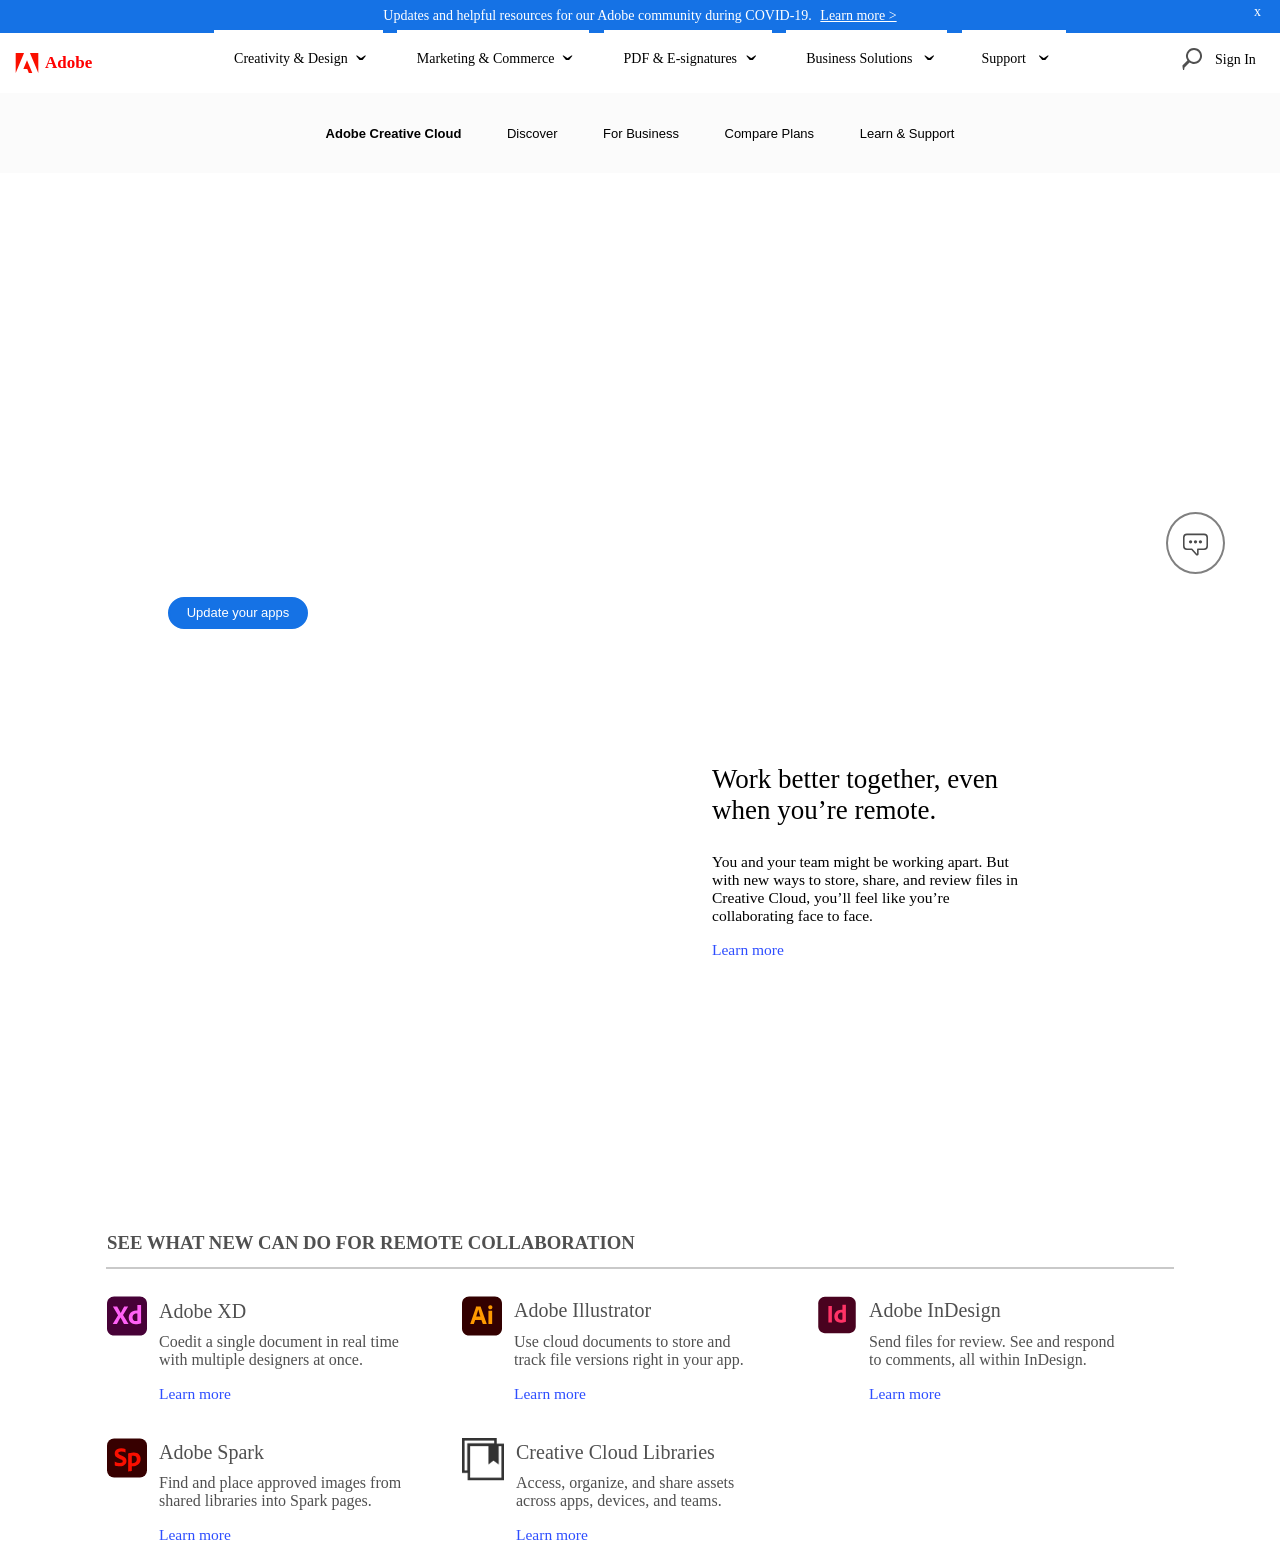
<file: index.html>
<!DOCTYPE html>
<html lang="en">
<head>
    <meta charset="UTF-8">
    <meta name="viewport" content="width=device-width, initial-scale=1.0">
    <title>Latest Creative Cloud version  |  Adobe Creative Cloud features</title>
    <link rel = "stylesheet" type = "text/css" href = "index.css" />
</head>
<body>

<header>
<div id="covidBar">
    <p>Updates and helpful resources for our Adobe community during COVID-19. <a id="covidLink" href="#">Learn more > </a></p> 
    <div id="xOut"><span id='close' onclick='this.parentNode.parentNode.parentNode.removeChild(this.parentNode.parentNode); return false;'>x</span></div>
</div>

<div id="homeBar"> 
<nav id="homeBarNav">
    <div id="AdobeHome">
        <div id="adobeHomeImage">
            <img src="assets/Adobe_Corporate_Horizontal_Red_HEX.svg" width="24px" height="20px">
        </div>
        <div id="adobeHomeText"> 
            <p>Adobe</p>
        </div>
    </div>
    <div id="optionsHomeBar">
        <div id="pseudoButtonOne"><p>Creativity & Design</p><div id="caronOne"><p>&caron;</p></div></div>
        <div id="pseudoButtonTwo"><p>Marketing & Commerce</p><div id="caronTwo"><p>&caron;</p></div></div>
        <div id="pseudoButtonThree"><p>PDF & E-signatures</p><div id="caronThree"><p>&caron;</p></div></div>
        <div id="pseudoButtonFour"><p>Business Solutions </p><div id="caronFour"><p>&caron;</p></div></div>
        <div id="pseudoButtonFive"><p>Support</p><div id="caronFive"><p>&caron;</p></div></div>
    </div>
    <div>
        <input id="menu-toggle" type="checkbox">
        <label id="menu-label" for="menu-toggle">
            <svg id="searchIcon" xmlns="http://w3.org/2000/svg/" viewBox="0 0 24 24" focusable="false">
                <path d="M14 2A8 8 0 0 0 7.4 14.5L2.4 19.4a1.5 15 0 0 0 2.1 2.1L9.5 16.6A8 8 0 1 0 14 2Zm0 14.1A6.1 6.1 0 1 1 20.1 10 6.1 6.1 0 0 1 14 16.1Z"></path>
            </svg> 
        </label>
        <div id="collapse-menu">
            <input placeholder="Search"/>
        </div>
    </div>
    <div>
        <a id="signIn" href="#" target="_blank">Sign In</a>
    </div>
</nav>
</div>

</header>

<div id="navBar">
<div id ="navBarGradient">
<nav>
    <div id="optionsNavBar">
        <a href="#" target="_blank"><button id="ButtonOne">Adobe Creative Cloud</button></a>
        <a href="#" target="_blank"><button id="ButtonTwo">Discover</button></a>
        <a href="#" target="_blank"><button id="ButtonThree">For Business</button></a>
        <a href="#" target="_blank"><button id="ButtonFour">Compare Plans</button></a>
        <a href="#" target="_blank"><button id="ButtonFive">Learn & Support</button></a>
    </div>
</nav>
</div>
</div>


<div id="chatBubble" >
    <img src="assets/cta.svg" width="25px"/>
</div>


<div class="video">
    <div id="headerVideo">
        <video autoplay loop muted width="100%">
            <source src="assets/headerpromo.mp4" type="video/mp4"/>
        </video>                
    </div>
    <div class="videoOverlay">
        <div id="overlayImage">
            <img src="assets/cc-icon-white-2.webp" />
        </div>
        <div id="videoHeading">
            <h1>What's new in Creative Cloud.</h1>
        </div>
        <div id="videoText">
            <p>Discover new ways to collaborate, create, and connect with your community from wherever you are.</p>
        </div>
    </div>
    <div class="videoButtons">
        <div id="tryItNow">
            <a href="#" target="_blank"><button id="whiteVideoButton">Try it now</button></a>
        </div>
        <div>
            <a href="#" target="_blank"><button id="updateYourApps">Update your apps</button></a>
        </div>
    </div>
</div>


<div class="centerSection">
    <div id="beatYourGoal">
        <video autoplay loop muted width="100%">
            <source src="assets/beat.mp4" type="video/mp4" />
        </video> 
    </div>
    <div class="centerText">
        <div id="centerTextHeading">
            <p>Work better together, even when you’re remote.</p>
        </div>
        <div id="centerTextPara">
            <p>You and your team might be working apart. But with new ways to store, share, and review files in Creative Cloud, you’ll feel like you’re collaborating face to face.</p>
            <a href="" target="blank" class="learnMore"><p>Learn more</a></p>
        </div>
    </div>
</div>


<div class="icons">
    <div id="iconsTitle">
        <h3>SEE WHAT NEW CAN DO FOR REMOTE COLLABORATION</h3>
    </div>
<hr />
    <div class="iconsTop">
        <div id="adobeXD">
            <div id="iconXD">
                <img src="assets/xd.svg" width=40px; height=40px />
            </div>
            <div id="textXD">
                <h4 id="XDheader">Adobe XD</h4>
                <p id="XDtext">Coedit a single document in real time with multiple designers at once.</p>
                <a href="#" target="blank" class="learnMore"><p>Learn more</p></a>
            </div>
        </div>

        <div id="adobeIllustrator">
            <div id="iconIllustrator">
                <img src="assets/illustrator.svg" width=40px; height=40px />
            </div>
            <div id="textIllustrator">
                <h4 id="IllustratorhHeader">Adobe Illustrator</h4>
                <p id="IllustratorText">Use cloud documents to store and track file versions right in your app.</p>
                <a href="#" target="blank" class="learnMore"><p>Learn more</p></a>
            </div>
        </div>

        <div id="adobeInDesign">
            <div id="iconInDesign">
                <img src="assets/indesign.svg" width=40px; height=40px />
            </div>
            <div id="textInDesign">
                <h4 id="InDesignHeader">Adobe InDesign</h4>
                <p id="InDesignText">Send files for review. See and respond to comments, all within InDesign.</p>
                <a href="#" target="blank" class="learnMore"><p>Learn more</p></a>
            </div>
        </div> 
    </div>


    <div class="iconsBottom">
        <div id="adobeSpark">
            <div id="iconSpark">
                <img src="assets/spark.svg" width=40px; height=40px />
            </div>
            <div id="textSpark">
                <h4 id="sparkHeader">Adobe Spark</h4>
                <p id="sparkText">Find and place approved images from shared libraries into Spark pages.</p>
                <a href="#" target="blank" class="learnMore"><p>Learn more</p></a>
            </div>
        </div>

        <div id="CLL">
            <div id="iconCLL">
                <img src="assets/CCLicon.png" />
            </div>
            <div id="textCLL">
                <h4 id="CLLheader">Creative Cloud Libraries</h4>
                <p id="CLLtext">Access, organize, and share assets across apps, devices, and teams.</p>
                <a href="#" target="blank" class="learnMore"><p>Learn more</p></a>
            </div>
        </div>
    </div>
</div>

</body>
</html>
</file>
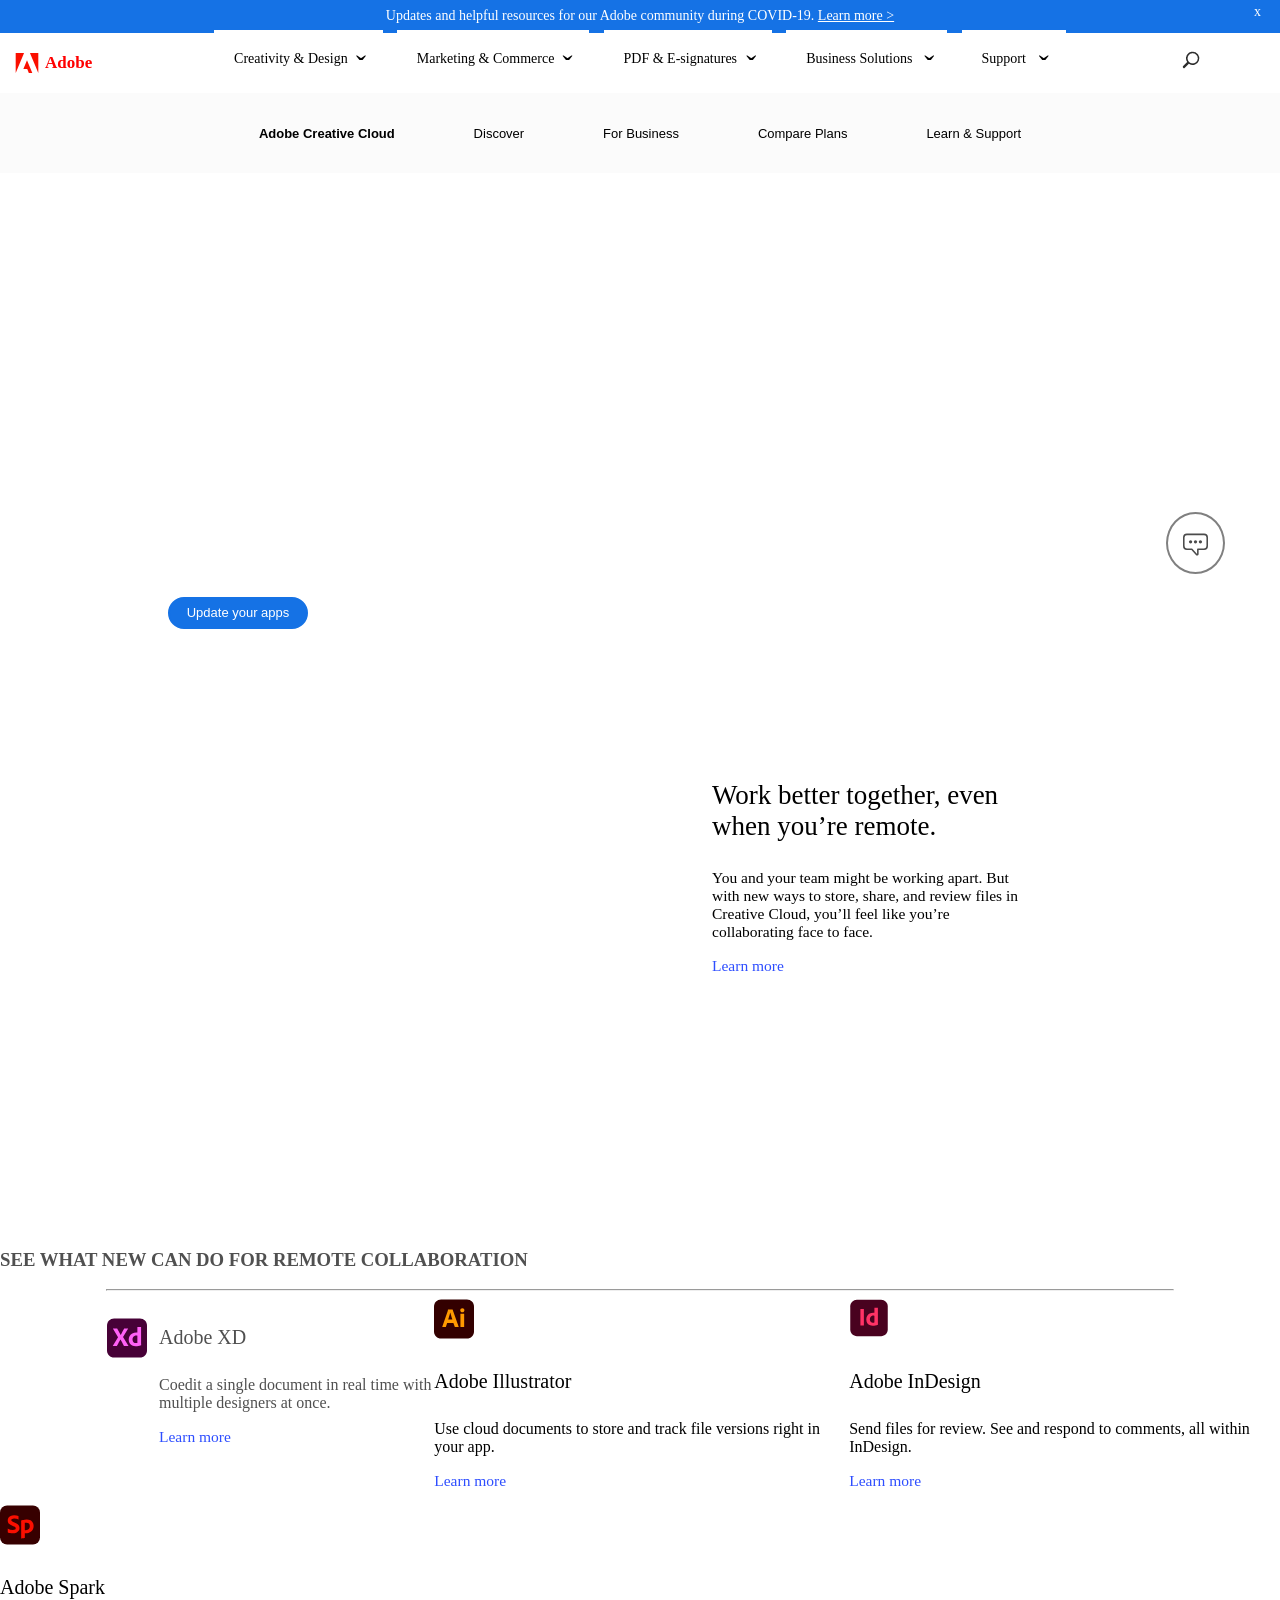
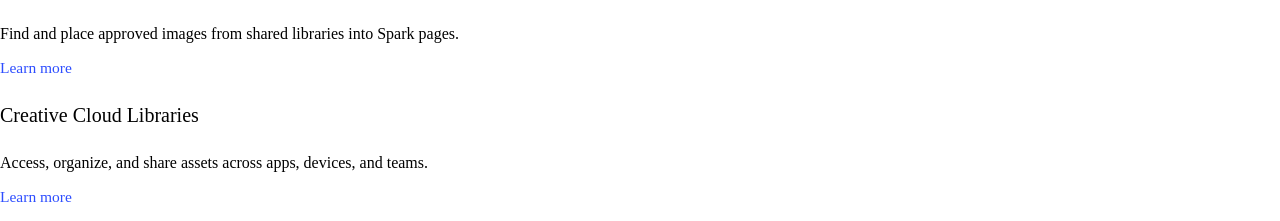
<file: staticLayout.html>
<!DOCTYPE html>
<html lang="en">
<head>
    <meta charset="UTF-8">
    <meta name="viewport" content="width=device-width, initial-scale=1.0">
    <title>Latest Creative Cloud version  |  Adobe Creative Cloud features</title>
    <link rel = "stylesheet" type = "text/css" href = "staticLayout.css" />
</head>
<body>

<header>
<div id="covidBar">
    <p>Updates and helpful resources for our Adobe community during COVID-19. <a href=https://www.adobe.com/covid-19-response.html> Learn more > </a></p> 
    <div id="xOut"><span id='close' onclick='this.parentNode.parentNode.parentNode.removeChild(this.parentNode.parentNode); return false;'>x</span></div>
</div>

<div id="homeBar"> 
<nav id="homeBarNav">
    <div id="AdobeHome">
        <div id="adobeHomeImage">
            <img src="assets/Adobe_Corporate_Horizontal_Red_HEX.svg" width="24px" height="20px">
        </div>
        <div id="adobeHomeText"> 
            <p>Adobe</p>
        </div>
    </div>
    <div id="optionsHomeBar">
        <div id="pseudoButtonOne"><p>Creativity & Design</p><div id="caronOne"><p>&caron;</p></div></div>
        <div id="pseudoButtonTwo"><p>Marketing & Commerce</p><div id="caronTwo"><p>&caron;</p></div></div>
        <div id="pseudoButtonThree"><p>PDF & E-signatures</p><div id="caronThree"><p>&caron;</p></div></div>
        <div id="pseudoButtonFour"><p>Business Solutions </p><div id="caronFour"><p>&caron;</p></div></div>
        <div id="pseudoButtonFive"><p>Support</p><div id="caronFive"><p>&caron;</p></div></div>
    </div>
    <div id="searchIcon">
        <img src="assets/Screen Shot 2020-10-13 at 11.08.48 PM.png"/>
    </div>
    <div id="signIn">
        <a href="" target="_blank">Sign In</a>
    </div>
</nav>
</div>

</header>

<div id="navBar">
<div id ="navBarGradient">
<nav>
    <div id="optionsNavBar">
        <button id="ButtonOne">Adobe Creative Cloud</button>
        <button id="ButtonTwo">Discover</button>
        <button id="ButtonThree">For Business</button>
        <button id="ButtonFour">Compare Plans</button>
        <button id="ButtonFive">Learn & Support</button>
    </div>
</nav>
</div>
</div>


<div id="chatBubble">
    <img src="assets/cta.svg" width="25px"/>
</div>


<div class="video">
    <div id="headerVideo">
        <video autoplay loop muted width="100%">
            <source src="assets/headerpromo.mp4" type="video/mp4"/>
        </video>                
    </div>
    <div class="videoOverlay">
        <div id="overlayImage">
            <img src="assets/cc-icon-white-2.webp" />
        </div>
        <div id="videoHeading">
            <h1>What's new in Creative Cloud.</h1>
        </div>
        <div id="videoText">
            <p>Discover new ways to collaborate, create, and connect with your community from wherever you are.</p>
        </div>
    </div>
    <div class="videoButtons">
        <div id="tryItNow">
            <button id="whiteVideoButton">Try it now</button>
        </div>
        <div>
            <button id="updateYourApps">Update your apps</button>
        </div>
    </div>
</div>


<div class="centerSection">
    <div id="beatYourGoal">
        <video autoplay loop muted width="100%">
            <source src="assets/beat.mp4" type="video/mp4" />
        </video> 
    </div>
    <div class="centerText">
        <div id="centerTextHeading">
            <p>Work better together, even when you’re remote.</p>
        </div>
        <div id="centerTextPara">
            <p>You and your team might be working apart. But with new ways to store, share, and review files in Creative Cloud, you’ll feel like you’re collaborating face to face.</p>
            <a href="" target="blank" class="learnMore"><p>Learn more</a></p>
        </div>
    </div>
</div>


<div class="icons">
    <div id="iconsTitle">
        <h3>SEE WHAT NEW CAN DO FOR REMOTE COLLABORATION</h3>
    </div>
<hr />
    <div class="iconsTop">
        <div id="adobeXD">
            <div id="iconXD">
                <img src="assets/xd.svg" width=40px; height=40px />
            </div>
            <div id="textXD">
                <h4 id="XDheader">Adobe XD</h4>
                <p id="XDtext">Coedit a single document in real time with multiple designers at once.</p>
                <a href="" target="blank" class="learnMore"><p>Learn more</p></a>
            </div>
        </div>

        <div id="adobeIllustrator">
            <div id="iconIllustrator">
                <img src="assets/illustrator.svg" width=40px; height=40px />
            </div>
            <div id="textIllustrator">
                <h4>Adobe Illustrator</h4>
                <p>Use cloud documents to store and track file versions right in your app.</p>
                <a href="" target="blank" class="learnMore"><p>Learn more</p></a>
            </div>
        </div>

        <div id="adobeInDesign">
            <div id="iconInDesign">
                <img src="assets/indesign.svg" width=40px; height=40px />
            </div>
            <div id="textInDesign">
                <h4>Adobe InDesign</h4>
                <p>Send files for review. See and respond to comments, all within InDesign.</p>
                <a href="" target="blank" class="learnMore"><p>Learn more</p></a>
            </div>
        </div> 
    </div>


    <div class="iconsBottom">
        <div id="adobeSpark">
            <div id="iconSpark">
                <img src="assets/spark.svg" width=40px; height=40px />
            </div>
            <div id="textSpark">
                <h4>Adobe Spark</h4>
                <p>Find and place approved images from shared libraries into Spark pages.</p>
                <a href="" target="blank" class="learnMore"><p>Learn more</p></a>
            </div>
        </div>

        <div id="CLL">
            <div id="iconCLL">

            </div>
            <div id="textCLL">
                <h4>Creative Cloud Libraries</h4>
                <p>Access, organize, and share assets across apps, devices, and teams.</p>
                <a href="" target="blank" class="learnMore"><p>Learn more</p></a>
            </div>
        </div>
    </div>
</div>

</body>
</html>
</file>
<file: index.css>
@font-face {
    font-family: 'pt_sansregular';
    src: url('PTS55F-webfont.eot');
    src: url('PTS55F-webfont.eot?#iefix') format('embedded-opentype'),
        url('PTS55F-webfont.woff2') format('woff2'),
        url('PTS55F-webfont.woff') format('woff'),
        url('PTS55F-webfont.ttf') format('truetype'),
        url('PTS55F-webfont.svg#pt_sansregular') format('svg');
    font-weight: normal;
    font-style: normal;
}

body{
    font-family: "PT Sans";
    margin: -7px 0 0 0;
    padding: 0;
}

button { 
    background-color: transparent;
}


header{
    position: relative;
    z-index: 100;
}


#covidBar {
    padding: 1px 0 9px 0;
    margin: 0;
    width:100%;
    height: 30px;
    background-color: RGB(21, 114, 229);
    font-size: 14px;
    color: white;
    position: relative;
    text-align: center;
    z-index: 0;
}

#covidLink {
    color: white;
    margin-left: 5px;
}

#xOut {
    width: 15px;
    height: 15px;
    position: relative;
    bottom: 34px;
    left: 1250px;
    z-index: 1;
    cursor: pointer;
}

#homeBar {
    background-color: white;
    width: 100%;
    height: 60px;
    position: relative;
}

#homeBarNav {
    height: 60px;
}

#adobeHomeImage {
    position: relative;
    left: 15px;
    top: 20px;
    width: 25px;
}

#adobeHomeText {
    width: 50px;
    position: relative;
    left: 45px;
    bottom: 21px;
    font-weight: bold;
    color: red;
    font-size: 17px;
}

#optionsHomeBar {
    padding: 0 200px 0 200px;
    font-size: 14px;
    z-index: 1;
    position: relative;
    bottom: 81px;
    display: flex;
    justify-content: space-evenly;
    text-align: center;
}

#caronOne{
    position: relative;
    z-index: 99;
    bottom: 48px;
    left: 70px;
    font-size: 30px;
    font-weight: lighter;
}

#caronTwo{
    position: relative;
    z-index: 99;
    bottom: 48px;
    left: 82px;
    font-size: 30px;
    font-weight: lighter;
}

#caronThree{
    position: relative;
    z-index: 99;
    bottom: 48px;
    left: 71px;
    font-size: 30px;
    font-weight: lighter;
}

#caronFour{
    position: relative;
    z-index: 99;
    bottom: 48px;
    left: 70px;
    font-size: 30px;
    font-weight: lighter;
}

#caronFive{
    position: relative;
    z-index: 99;
    bottom: 48px;
    left: 40px;
    font-size: 30px;
    font-weight: lighter;
}

#pseudoButtonOne{
    height: 53px;
    font-size: 14px;
    position: relative;
    padding:  7px 35px 0 20px;
    background-color: white;
    transition: 0.1s;
    transition-timing-function: ease-in-out;
}

#pseudoButtonOne:hover {
    background-color: #f5f5f5;
}

#pseudoButtonTwo{
    height: 53px;
    font-size: 14px;
    position: relative;
    padding:  7px 35px 0 20px;
    background-color: white;
    transition: 0.1s;
    transition-timing-function: ease-in-out;
}

#pseudoButtonTwo:hover {
    background-color: #f5f5f5;
}

#pseudoButtonThree{
    height: 53px;
    font-size: 14px;
    position: relative;
    padding:  7px 35px 0 20px;
    background-color: white;
    transition: 0.1s;
    transition-timing-function: ease-in-out;
}

#pseudoButtonThree:hover{
    background-color: #f5f5f5;
}

#pseudoButtonFour{
    height: 53px;
    font-size: 14px;
    position: relative;
    padding:  7px 35px 0 20px;
    background-color: white;
    transition: 0.1s;
    transition-timing-function: ease-in-out;
}

#pseudoButtonFour:hover{
    background-color: #f5f5f5;
}

#pseudoButtonFive{
    height: 53px;
    font-size: 14px;
    position: relative;
    padding:  7px 40px 0 20px;
    background-color: white;
    transition: 0.1s;
    transition-timing-function: ease-in-out;
}

#pseudoButtonFive:hover{
    background-color: #f5f5f5;
}

svg {
    width: 24px;
    height: 24px;
}


#searchIcon{
    position: relative;
    z-index: 100;
    width: 24px;
    height: 24px;
    left:1180px;
    bottom: 125px;
    fill: #505050;
    transition: 0.1s;
    transition-timing-function: ease-in-out;
}

#searchIcon:hover {
    fill: rgb(21, 114, 229)
}

#menu-toggle {
    display: none;
}

#collapse-menu {
    position: relative;
    width: 1280px;
    height: 80px;
    background-color: white;
    margin-top: -110px;
    transition: transform 0.1s;
    transform-origin: top;
    z-index: 110;
}

input {
    position: relative;
    width: 1158px;
    height: 34px;
    margin-left: 61px;
    margin-top: 20px;
    border: 1px solid  rgb(21, 114, 229);
    border-radius: 4px;
    font-size: 14px;
    background: url(assets/Screen\ Shot\ 2020-10-13\ at\ 11.08.48\ PM.png) no-repeat scroll 3px 3px;
    background-position-x: 1120px;
    z-index: 110;
}

input:not(:checked) ~ #collapse-menu {
    transform: scaleY(0);
}


#signIn{
    position: relative;
    left: 1215px;
    bottom: 121px;
    font-size: 14px;
    z-index: 2;
    color: black;
    text-decoration: none;
    transition: 0.1s;
    transition-timing-function: ease-in-out;
}

#signIn:hover{
    color: rgb(21, 114, 229);
}


#navBar {
    height: 80px; 
    background-color: RGB(250, 250, 250, 0.8);
    width: 100%;
    top: 0px;
    z-index: 101;
    position: sticky;
}

@supports (-webkit-overflow-scrolling: touch) {
    .header{
    background-attachment: scroll;
    }
}

#optionsNavBar {
    padding: 20px 300px 0 300px;
    font-size: 14px;
    height: 80px;
    z-index: 99;
    position: relative;
    display: flex;
    flex-flow: row wrap;
    justify-content: space-evenly;
    text-align: center;
    background-color: transparent;
    font-size: 13px;
}

#ButtonOne {
    padding: 0 20px 0 20px;
    position: relative;
    background-color: transparent;
    height: 80px;
    width: auto;
    bottom: 20px;
    transition: 0.1s;
    transition-timing-function: ease-in-out;
    z-index: 99;
    font-weight: bold; 
    font-size: 13px; 
    background-color: transparent; 
    border: transparent
}

#ButtonOne:hover {
    background-color: rgb(185, 185, 185, 0.5);
    z-index: 100;
}

#ButtonTwo {
    padding: 0 20px 0 20px;
    position: relative;
    background-color: transparent;
    height: 80px;
    width: auto;
    bottom: 20px;
    transition: 0.1s;
    transition-timing-function: ease-in-out;
    z-index: 99;
    font-size: 13px; 
    border: transparent
}

#ButtonTwo:hover {
    background-color: rgb(185, 185, 185, 0.5);
    z-index: 100;
}

#ButtonThree {
    padding: 0 20px 0 20px;
    position: relative;
    background-color: transparent;
    height: 80px;
    width: auto;
    bottom: 20px;
    transition: 0.1s;
    transition-timing-function: ease-in-out;
    z-index: 99;
    font-size: 13px; 
    border: transparent;
}

#ButtonThree:hover {
    background-color: rgb(185, 185, 185, 0.5);
    z-index: 100;
}

#ButtonFour {
    padding: 0 20px 0 20px;
    position: relative;
    background-color: transparent;
    height: 80px;
    width: auto;
    bottom: 20px;
    transition: 0.1s;
    transition-timing-function: ease-in-out;
    z-index: 99; 
    font-size: 13px; 
    border: transparent;
}

#ButtonFour:hover {
    background-color: rgb(185, 185, 185, 0.5);
    z-index: 100;
}

#ButtonFive {
    padding: 0 20px 0 20px;
    position: relative;
    background-color: transparent;
    height: 80px;
    width: auto;
    bottom: 20px;
    transition: 0.1s;
    transition-timing-function: ease-in-out;
    z-index: 99; 
    font-size: 13px; 
    border: transparent;
}

#ButtonFive:hover {
    background-color: rgba(185, 185, 185, 0.5);
    z-index: 100;
}

#chatBubble {
    background-color: white;
    width: 40px;
    height: 40px;
    padding: 18px 0 0 15px;
    justify-content: center;
    position: fixed;
    z-index: 99;
    border: 2px solid gray;
    border-radius: 100%;
    left: 1166px;
    top: 512px;
}


.video{
    position: relative;
    width: 100%; 
    height: 700px;
}

#headerVideo {
    position: relative;
    height: auto;
    width: 100%;
    top: -80px;
}

.videoOverlay{
    display: flex;
    flex-direction: column;
    z-index: 98;
    position: relative;
}

#overlayImage {
    position: relative;
    z-index: 1;
    bottom: 460px;
    left: 45px;
}

#videoHeading {
    position: relative;
    font-weight: bold;
    color:white;
    bottom: 470px;
    left: 48px;
    width: 400px;
    z-index: 1;
}

#videoText {
    position: relative;
    font-weight: bold;
    font-size: 17px;
    line-height: 2;
    color:white;
    bottom: 510px;
    left:48px;
    width: 470px;
    z-index: 1;
}

.videoButtons {
    position: relative;
    display: flex;
    bottom: 500px;
    left: 48px;
}

#whiteVideoButton {
    background-color: transparent; 
    border: 2px solid white; 
    border-radius: 25px; 
    width: 90px; 
    height: 32px; 
    color: white; 
    font-size: 13px;
    transition: 0.1s;
    transition-timing-function: ease-in-out;
}

#whiteVideoButton:hover{
    background-color: white;
    color: black;
    z-index: 99;
    border-radius: 25px;
}

#updateYourApps {
    margin-left: 30px;
    background-color: RGB(21, 114, 229); 
    border: 2px solid RGB(21, 114, 229); 
    border-radius: 25px; 
    width: 140px; 
    height: 32px; 
    color: white; 
    font-size: 13px;
    transition: 0.1s;
    transition-timing-function: ease-in-out;
}

#updateYourApps:hover {
    background-color: #0d66d0;
    border: 2px solid #0d66d0;
    z-index: 99;
    border-radius: 25px;
}

.centerSection {
    position: relative;
    display: flex;
    flex-flow: row wrap;
    height: 200px;
}

#beatYourGoal {
    position: relative;
    width: 632px;
    height: auto;
    left: 23px;
    bottom: 226px;
}

.centerText {
    position: relative;
    width: 320px;
    height: 357px;
    font-size: 15.5px;
    left: 80px;
    bottom: 136px;
}

#centerTextHeading {
    position: relative;
    width: 305px;
    font-size: 27px;
    font-weight: lighter;
}

#centerTextPara {
    bottom: 8px;
}

.learnMore {
    color: rgb(46, 78, 255);
    text-decoration: none;
    font-size: 15.5px;
}

.learnMore:hover {
    text-decoration: underline;
}

.icons {
    position: relative;
    top: 140px;
}

#iconsTitle {
    color: #505050;
    margin-left: 107px;
    font-size: 16px;
}

.iconsTop {
    display: flex;
    flex-flow: row nowrap; 
    margin-left: 107px;
}

hr {
    width: 1066px;
    border: 1px solid #c9c9c9;
    margin-top: -5px;
}

h4 {
    font-size: 20px;
    font-weight: lighter;
}

#adobeXD {
    width: 355px;
    display: flex;
    flex-flow: row nowrap;
    color: #505050;
}

#iconXD {
    margin-top: 19px;
}

#XDheader {
    margin-top: 23px;
}

#textXD {
    margin-left: 12px;
    font-size: 16px;
    width: 250px;
}

#XDtext {
    margin-top: -17px;
}

#adobeIllustrator {
    width: 355px;
    display: flex;
    flex-flow: row nowrap;
    color: #505050;
}

#iconIllustrator {
    margin-top: 19px;
}

#textIllustrator {
    margin-left: 12px;
    margin-top: -5px;
    font-size: 16px;
    width: 250px;
}

#IllustratorHeader {
    margin-top: 18px;
}

#IllustratorText {
    margin-top: -16px;
}

#adobeInDesign {
    width: 355px;
    display: flex;
    flex-flow: row nowrap;
    color: #505050;
}

#iconInDesign {
    margin-top: 19px;
}

#textInDesign {
    margin-left: 12px;
    margin-top: -1px;
    font-size: 16px;
    width: 250px;
}

#InDesignHeader {
    margin-top: 23px;
}

#InDesignText {
    margin-top: -16px;
}

.iconsBottom {
    display: flex;
    flex-flow: row nowrap; 
    width: 60%;
    margin-left: 107px;
}

#adobeSpark {
    width: 355px;
    display: flex;
    flex-flow: row nowrap;
    color: #505050;
}

#iconSpark {
    margin-top: 19px;
}

#textSpark {
    margin-left: 12px;
    margin-top: -1px;
    font-size: 16px;
    width: 250px;
}

#sparkHeader {
    margin-top: 23px;
}

#sparkText {
    margin-top: -16px;
}

#CLL {
    width: 355px;
    display: flex;
    flex-flow: row nowrap;
    color: #505050;
}

#iconCLL {
    margin-top: 19px;
}

#textCLL {
    margin-left: 12px;
    margin-top: -1px;
    font-size: 16px;
    width: 250px;
}

#CLLheader {
    margin-top: 23px;
}

#CLLtext {
    margin-top: -16px;
}
</file>
<file: staticLayout.css>
@font-face {
    font-family: 'pt_sansregular';
    src: url('PTS55F-webfont.eot');
    src: url('PTS55F-webfont.eot?#iefix') format('embedded-opentype'),
        url('PTS55F-webfont.woff2') format('woff2'),
        url('PTS55F-webfont.woff') format('woff'),
        url('PTS55F-webfont.ttf') format('truetype'),
        url('PTS55F-webfont.svg#pt_sansregular') format('svg');
    font-weight: normal;
    font-style: normal;
}

body{
    font-family: "PT Sans";
    margin: -7px 0 0 0;
    padding: 0;
}

button { 
    background-color: transparent;
}

a {
    color: white;
}

header{
    position: relative;
    z-index: 100;
}


#covidBar {
    padding: 1px 0 9px 0;
    margin: 0;
    width:100%;
    height: 30px;
    background-color: RGB(21, 114, 229);
    font-size: 14px;
    color: white;
    position: relative;
    text-align: center;
    z-index: 0;
}

#xOut {
    width: 15px;
    height: 15px;
    position: relative;
    bottom: 34px;
    left: 1250px;
    z-index: 1;
}

#homeBar {
    background-color: white;
    width: 100%;
    height: 60px;
    position: relative;
}

#homeBarNav {
    height: 60px;
}

#adobeHomeImage {
    position: relative;
    left: 15px;
    top: 20px;
    width: 25px;
}

#adobeHomeText {
    width: 50px;
    position: relative;
    left: 45px;
    bottom: 21px;
    font-weight: bold;
    color: red;
    font-size: 17px;
}

#optionsHomeBar {
    padding: 0 200px 0 200px;
    font-size: 14px;
    z-index: 1;
    position: relative;
    bottom: 81px;
    display: flex;
    justify-content: space-evenly;
    text-align: center;
}

#caronOne{
    position: relative;
    z-index: 99;
    bottom: 48px;
    left: 70px;
    font-size: 30px;
    font-weight: lighter;
}

#caronTwo{
    position: relative;
    z-index: 99;
    bottom: 48px;
    left: 82px;
    font-size: 30px;
    font-weight: lighter;
}

#caronThree{
    position: relative;
    z-index: 99;
    bottom: 48px;
    left: 71px;
    font-size: 30px;
    font-weight: lighter;
}

#caronFour{
    position: relative;
    z-index: 99;
    bottom: 48px;
    left: 70px;
    font-size: 30px;
    font-weight: lighter;
}

#caronFive{
    position: relative;
    z-index: 99;
    bottom: 48px;
    left: 40px;
    font-size: 30px;
    font-weight: lighter;
}

#pseudoButtonOne{
    height: 53px;
    font-size: 14px;
    position: relative;
    padding:  7px 35px 0 20px;
    background-color: white;
    transition: 0.1s;
    transition-timing-function: ease-in-out;
}

#pseudoButtonOne:hover {
    background-color: #f5f5f5;
}

#pseudoButtonTwo{
    height: 53px;
    font-size: 14px;
    position: relative;
    padding:  7px 35px 0 20px;
    background-color: white;
    transition: 0.1s;
    transition-timing-function: ease-in-out;
}

#pseudoButtonTwo:hover {
    background-color: #f5f5f5;
}

#pseudoButtonThree{
    height: 53px;
    font-size: 14px;
    position: relative;
    padding:  7px 35px 0 20px;
    background-color: white;
    transition: 0.1s;
    transition-timing-function: ease-in-out;
}

#pseudoButtonThree:hover{
    background-color: #f5f5f5;
}

#pseudoButtonFour{
    height: 53px;
    font-size: 14px;
    position: relative;
    padding:  7px 35px 0 20px;
    background-color: white;
    transition: 0.1s;
    transition-timing-function: ease-in-out;
}

#pseudoButtonFour:hover{
    background-color: #f5f5f5;
}

#pseudoButtonFive{
    height: 53px;
    font-size: 14px;
    position: relative;
    padding:  7px 40px 0 20px;
    background-color: white;
    transition: 0.1s;
    transition-timing-function: ease-in-out;
}

#pseudoButtonFive:hover{
    background-color: #f5f5f5;
}

#searchIcon{
    position: relative;
    z-index: 1;
    left: 1175px;
    bottom: 125px;
}

#signIn{
    position: relative;
    left: 1220px;
    bottom: 165px;
    font-size: 14px;
    z-index: 2;
}

#signIn:hover{
    color: rgb(46, 78, 255);
}


#navBar {
    height: 80px; 
    background-color: RGB(250, 250, 250, 0.8);
    width: 100%;
    top: 0px;
    z-index: 98;
    position: sticky;
    overflow: hidden;
}

@supports (-webkit-overflow-scrolling: touch) {
    .header{
    background-attachment: scroll;
    }
}

#optionsNavBar {
    padding: 20px 200px 0 200px;
    font-size: 14px;
    height: 80px;
    z-index: 99;
    position: relative;
    display: flex;
    flex-flow: row wrap;
    justify-content: space-evenly;
    text-align: center;
    background-color: transparent;
    font-size: 13px;
}

#ButtonOne {
    padding: 0 20px 0 20px;
    position: relative;
    background-color: transparent;
    height: 80px;
    width: auto;
    bottom: 20px;
    transition: 0.1s;
    transition-timing-function: ease-in-out;
    z-index: 99;
    font-weight: bold; 
    font-size: 13px; 
    background-color: transparent; 
    border: transparent
}

#ButtonOne:hover {
    background-color: rgb(225, 225, 225, 0.8);
    z-index: 100;
}

#ButtonTwo {
    padding: 0 20px 0 20px;
    position: relative;
    background-color: transparent;
    height: 80px;
    width: auto;
    bottom: 20px;
    transition: 0.1s;
    transition-timing-function: ease-in-out;
    z-index: 99;
    font-size: 13px; 
    border: transparent
}

#ButtonTwo:hover {
    background-color: rgb(225, 225, 225, 0.8);
    z-index: 100;
}

#ButtonThree {
    padding: 0 20px 0 20px;
    position: relative;
    background-color: transparent;
    height: 80px;
    width: auto;
    bottom: 20px;
    transition: 0.1s;
    transition-timing-function: ease-in-out;
    z-index: 99;
    font-size: 13px; 
    border: transparent;
}

#ButtonThree:hover {
    background-color: rgb(225, 225, 225, 0.8);
    z-index: 100;
}

#ButtonFour {
    padding: 0 20px 0 20px;
    position: relative;
    background-color: transparent;
    height: 80px;
    width: auto;
    bottom: 20px;
    transition: 0.1s;
    transition-timing-function: ease-in-out;
    z-index: 99; 
    font-size: 13px; 
    border: transparent;
}

#ButtonFour:hover {
    background-color: rgb(225, 225, 225, 0.8);
    z-index: 100;
}

#ButtonFive {
    padding: 0 20px 0 20px;
    position: relative;
    background-color: transparent;
    height: 80px;
    width: auto;
    bottom: 20px;
    transition: 0.1s;
    transition-timing-function: ease-in-out;
    z-index: 99; 
    font-size: 13px; 
    border: transparent;
}

#ButtonFive:hover {
    background-color: rgb(225, 225, 225, 0.8);
    z-index: 100;
}

#chatBubble {
    background-color: white;
    width: 40px;
    height: 40px;
    padding: 18px 0 0 15px;
    justify-content: center;
    position: fixed;
    z-index: 99;
    border: 2px solid gray;
    border-radius: 100%;
    left: 1166px;
    top: 512px;
}

.video{
    position: relative;
    width: 100%; 
    height: 700px;
}

#headerVideo {
    position: relative;
    height: auto;
    width: 100%;
    top: -80px;
}

.videoOverlay{
    display: flex;
    flex-direction: column;
    z-index: 98;
    position: relative;
}

#overlayImage {
    position: relative;
    z-index: 1;
    bottom: 460px;
    left: 45px;
}

#videoHeading {
    position: relative;
    font-weight: bold;
    color:white;
    bottom: 470px;
    left: 48px;
    width: 400px;
    z-index: 1;
}

#videoText {
    position: relative;
    font-weight: bold;
    font-size: 17px;
    line-height: 2;
    color:white;
    bottom: 510px;
    left:48px;
    width: 470px;
    z-index: 1;
}

.videoButtons {
    position: relative;
    display: flex;
    bottom: 500px;
    left: 48px;
}

#whiteVideoButton {
    background-color: transparent; 
    border: 2px solid white; 
    border-radius: 25px; 
    width: 90px; 
    height: 32px; 
    color: white; 
    font-size: 13px;
    transition: 0.1s;
    transition-timing-function: ease-in-out;
}

#whiteVideoButton:hover{
    background-color: white;
    color: black;
    z-index: 99;
    border-radius: 25px;
}

#updateYourApps {
    margin-left: 30px;
    background-color: RGB(21, 114, 229); 
    border: 2px solid RGB(21, 114, 229); 
    border-radius: 25px; 
    width: 140px; 
    height: 32px; 
    color: white; 
    font-size: 13px;
    transition: 0.1s;
    transition-timing-function: ease-in-out;
}

#updateYourApps:hover {
    background-color: #0d66d0;
    border: 2px solid #0d66d0;
    z-index: 99;
    border-radius: 25px;
}

.centerSection {
    position: relative;
    display: flex;
    flex-flow: row wrap;
}

#beatYourGoal {
    position: relative;
    width: 632px;
    height: auto;
    left: 32px;
    bottom: 226px;
}

.centerText {
    position: relative;
    width: 320px;
    height: 357px;
    font-size: 15.5px;
    left: 80px;
    bottom: 120px;
}

#centerTextHeading {
    position: relative;
    width: 305px;
    font-size: 27px;
    font-weight: lighter;
}

#centerTextPara {
    bottom: 8px;
}

.learnMore {
    color: rgb(46, 78, 255);
    text-decoration: none;
    font-size: 15.5px;
}

.learnMore:hover {
    text-decoration: underline;
}

.icons {

}

#iconsTitle {
    color: #505050;

}

.iconsTop {
    display: flex;
    flex-flow: row nowrap; 
    margin-left: 107px;
}

hr {
    width: 1066px;
}

h4 {
    font-size: 20px;
    font-weight: lighter;
}

#adobeXD {
    width: 355px;
    display: flex;
    flex-flow: row nowrap;
    color: #505050;
    
}

#iconXD {
    margin-top: 19px;
}

#textXD {
    margin-left: 12px;
    margin-bottom: px;
}

#adobeIllustrator {

}

#iconIllustrator {

}

#textIllustrator {

}

#adobeInDesign {

}

#iconInDesign {

}

#textInDesign {

}

.iconsBottom {

}

#adobeSpark {

}

#iconSpark {

}

#textSpark {

}

#CLL {

}

#iconCLL {

}

#textCLL {

}
</file>
